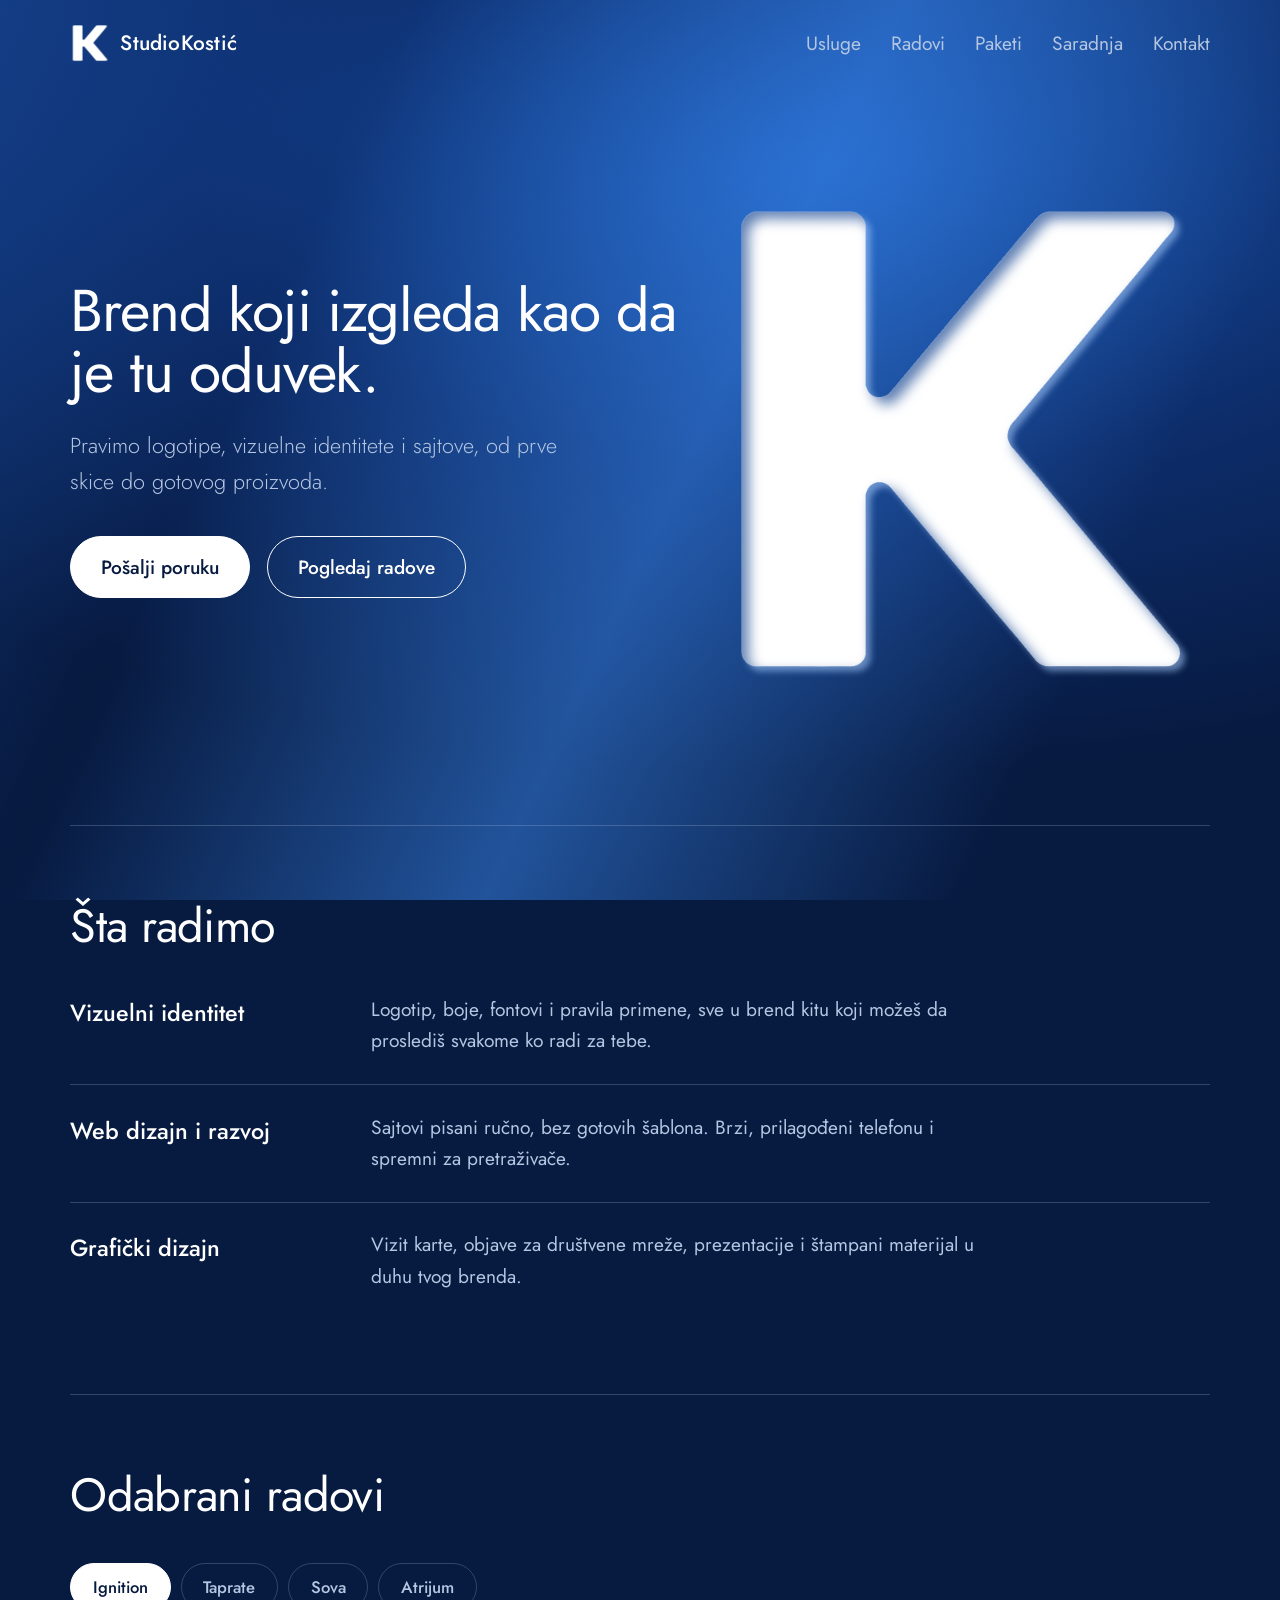
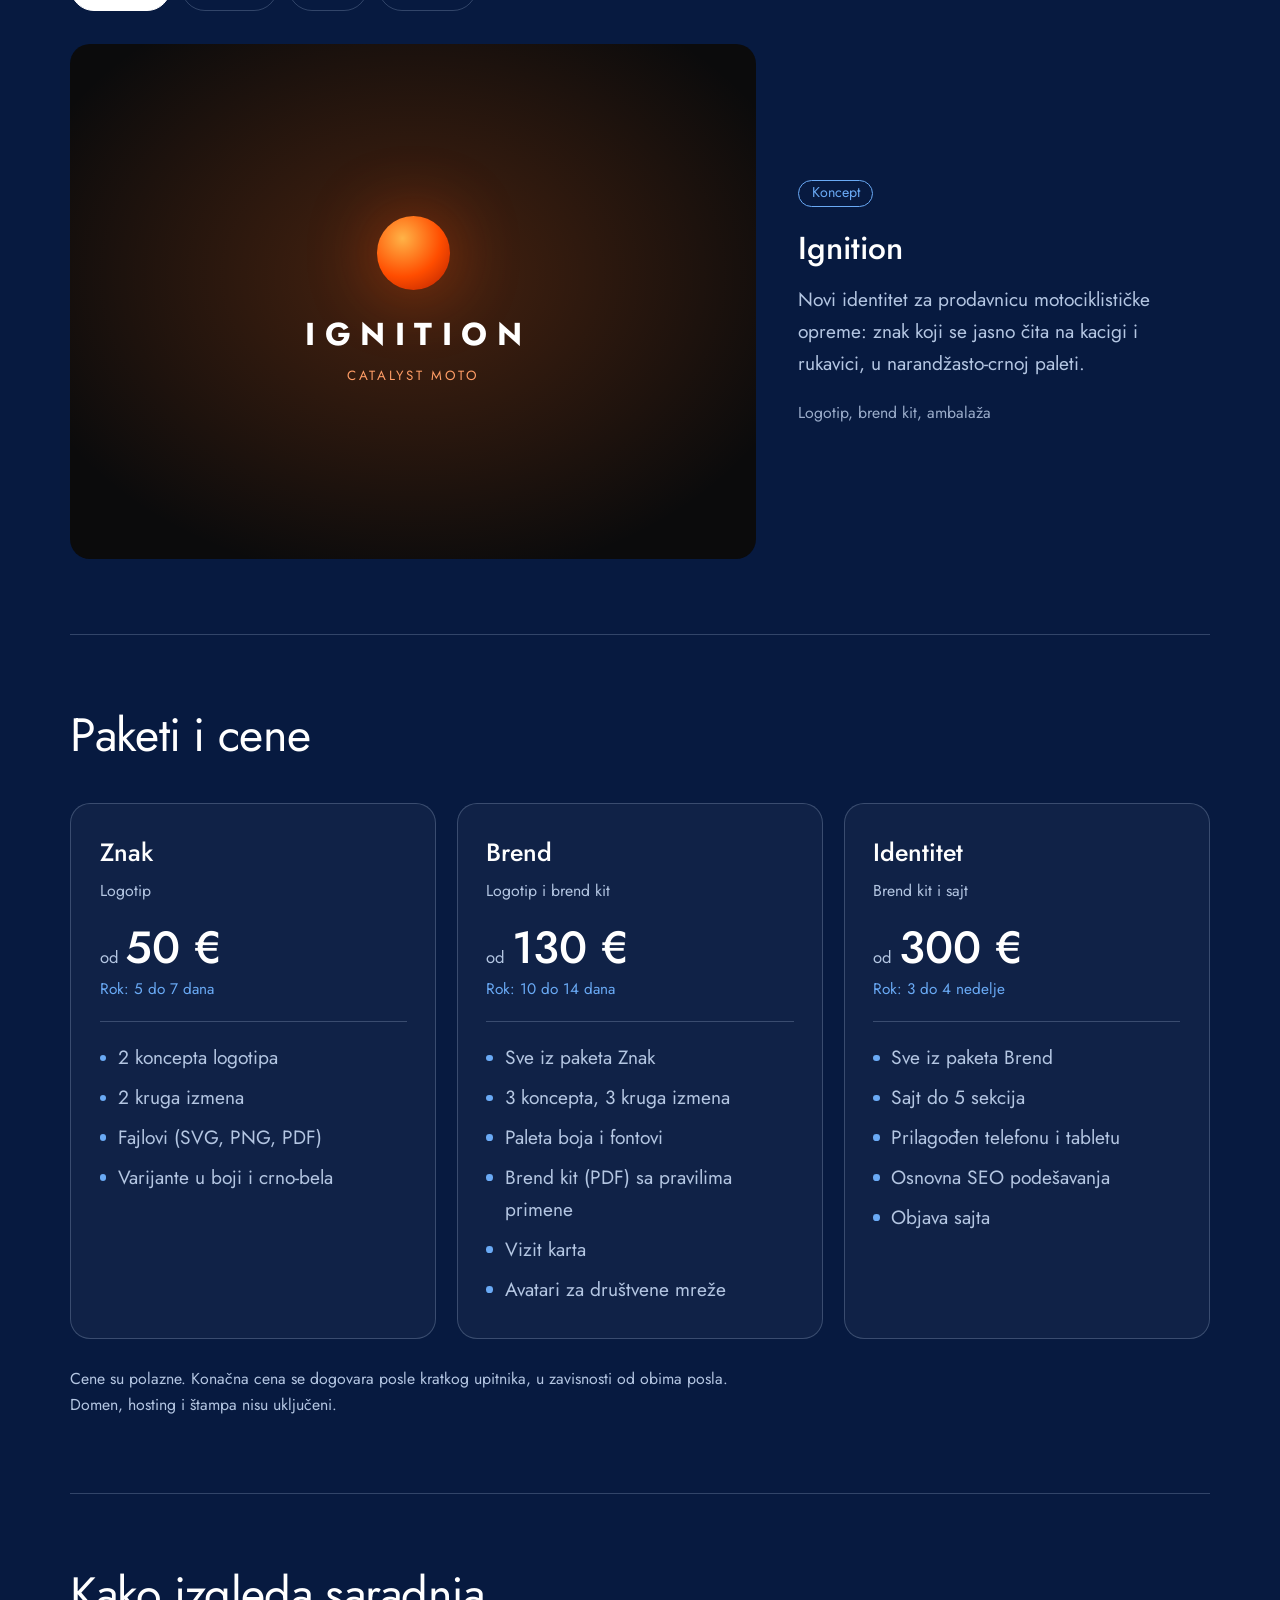
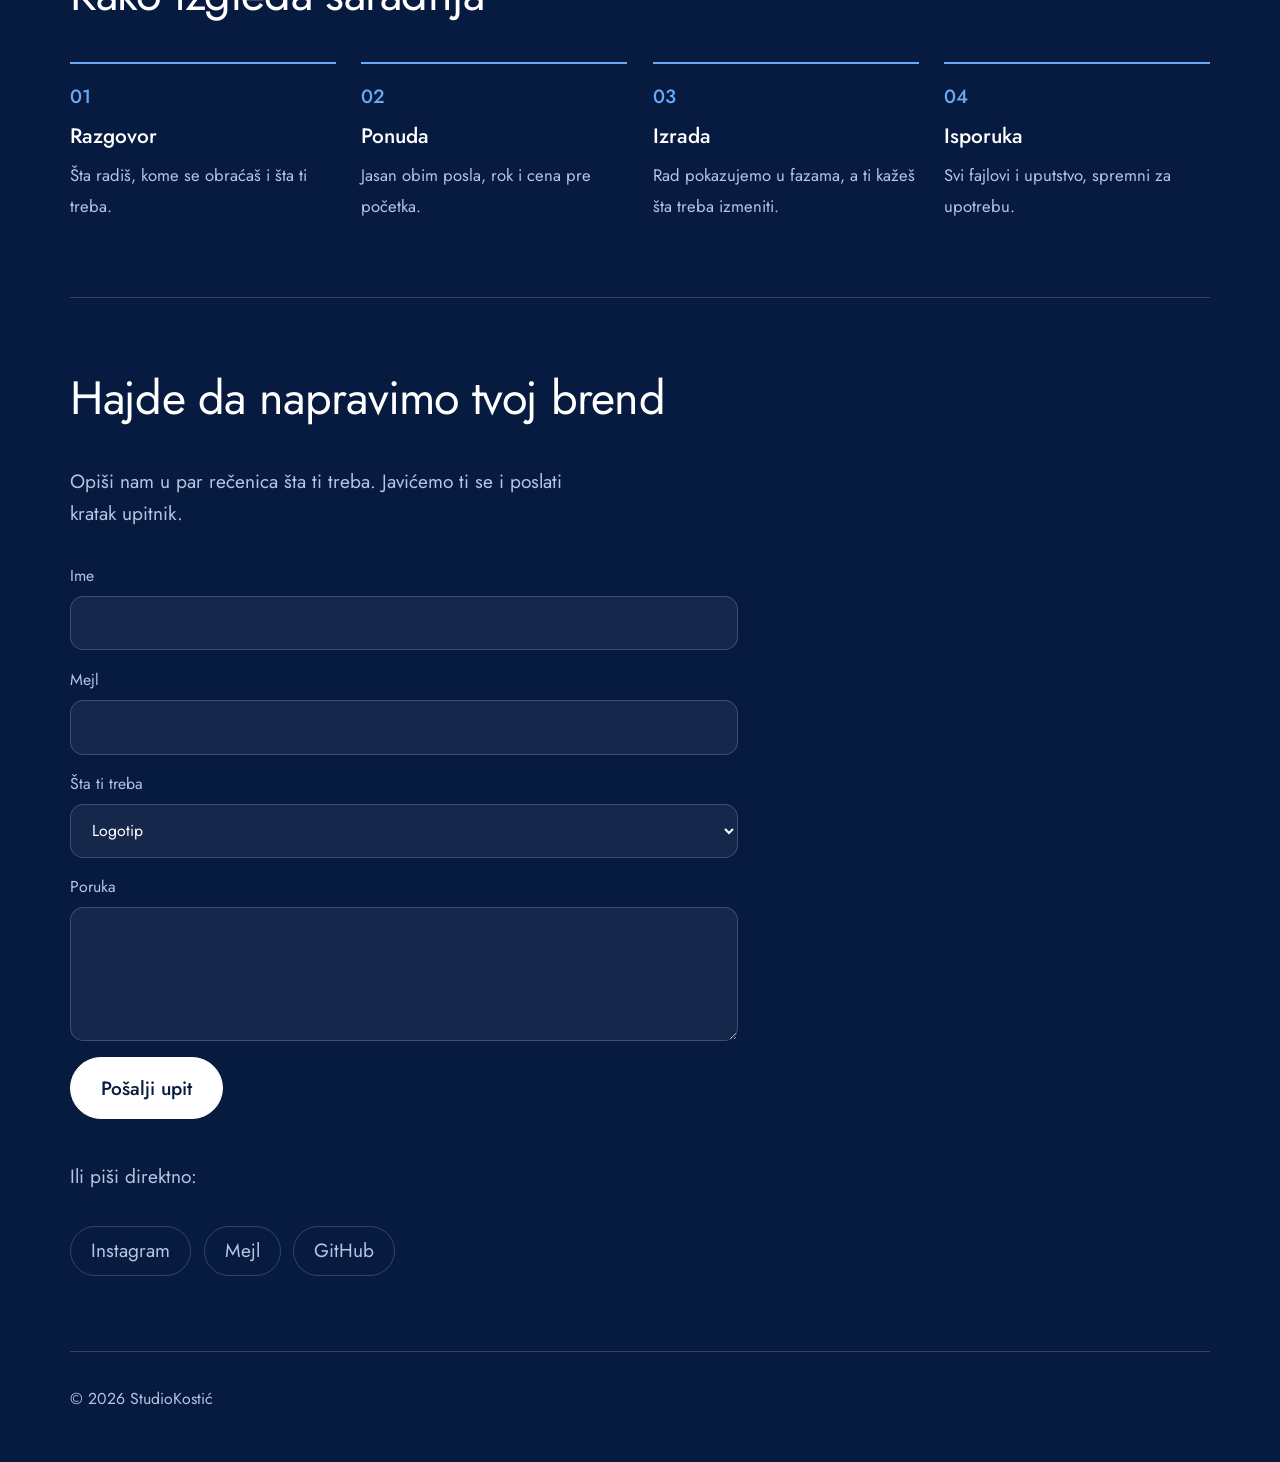
<file: index.html>
<!DOCTYPE html>
<html lang="sr">
<head>
<meta name="google-site-verification" content="dBXh-JCDnqiMH5RkS3zGjrCQ5sWW5DWRUYEisXl6gzQ" />
<meta charset="utf-8">
<meta name="viewport" content="width=device-width, initial-scale=1, viewport-fit=cover">
<meta name="color-scheme" content="dark">
<title>StudioKostić | Logotipi, identiteti i web sajtovi</title>
<meta name="description" content="StudioKostić pravi logotipe, vizuelne identitete i web sajtove po meri. Pogledaj radove i pošalji nam poruku.">
<!-- ZALEPI OVDE svoj <meta name="google-site-verification" ...> tag iz starog index.html, da verifikacija ostane -->
<meta name="theme-color" content="#071a40">
<meta name="robots" content="index,follow,max-image-preview:large">
<meta name="author" content="StudioKostić">
<script type="application/ld+json">{"@context":"https://schema.org","@graph":[
{"@type":"WebSite","@id":"https://andrija-kostic.github.io/StudioKostic/#website","url":"https://andrija-kostic.github.io/StudioKostic/","name":"StudioKostić","alternateName":["StudioKostic","Studio Kostić","Studio Kostic"],"inLanguage":"sr"},
{"@type":"Organization","@id":"https://andrija-kostic.github.io/StudioKostic/#org","name":"StudioKostić","alternateName":["StudioKostic","Studio Kostić","Studio Kostic"],"url":"https://andrija-kostic.github.io/StudioKostic/","logo":"https://andrija-kostic.github.io/StudioKostic/favicon-512.png","email":"studiokostic1@gmail.com","description":"Logotipi, vizuelni identiteti i web sajtovi.","sameAs":["https://instagram.com/studiokostic","https://github.com/Andrija-Kostic/StudioKostic"]}]}</script>
<!-- ZAMENI https://andrija-kostic.github.io/StudioKostic svojim pravim domenom (canonical, og:url, og:image, twitter:image) -->
<link rel="canonical" href="https://andrija-kostic.github.io/StudioKostic/">
<link rel="icon" type="image/png" href="[data-uri]">
<link rel="apple-touch-icon" href="apple-touch-icon.png">
<meta property="og:type" content="website">
<meta property="og:site_name" content="StudioKostić">
<meta property="og:locale" content="sr_RS">
<meta property="og:title" content="StudioKostić | Logotipi, identiteti i web sajtovi">
<meta property="og:description" content="Pravimo logotipe, vizuelne identitete i web sajtove, od prve skice do gotovog proizvoda.">
<meta property="og:url" content="https://andrija-kostic.github.io/StudioKostic/">
<meta property="og:image" content="https://andrija-kostic.github.io/StudioKostic/og-image.png">
<meta property="og:image:width" content="1200">
<meta property="og:image:height" content="630">
<meta property="og:image:alt" content="StudioKostić, logo i naziv na plavoj pozadini">
<meta name="twitter:card" content="summary_large_image">
<meta name="twitter:title" content="StudioKostić | Logotipi, identiteti i web sajtovi">
<meta name="twitter:description" content="Pravimo logotipe, vizuelne identitete i web sajtove, od prve skice do gotovog proizvoda.">
<meta name="twitter:image" content="https://andrija-kostic.github.io/StudioKostic/og-image.png">
<link rel="preconnect" href="https://fonts.googleapis.com">
<link rel="preconnect" href="https://fonts.gstatic.com" crossorigin>
<link href="https://fonts.googleapis.com/css2?family=Jost:wght@300;400;500;600;700&family=Fraunces:ital,wght@0,600;1,600&display=swap" rel="stylesheet">
<style>
:root{
  --ink:#071a40;--navy:#0d2d6b;--blue:#1b5fb8;--sky:#6aaaf5;--mist:#b4c6e2;--line:rgba(180,198,226,.25);--p:0;
  --f:"Jost","Futura","Century Gothic",system-ui,sans-serif;
  box-sizing:border-box;padding-top:env(safe-area-inset-top,0px);padding-bottom:env(safe-area-inset-bottom,0px)}
html{scroll-padding-top:env(safe-area-inset-top,0px);scroll-behavior:smooth;color-scheme:dark;font-size:clamp(16px,.6vw + 9px,21px);-webkit-text-size-adjust:100%}
*,*::before,*::after{box-sizing:inherit}
body{margin:0;background:var(--ink);color:#fff;font:400 1.15rem/1.65 var(--f);-webkit-font-smoothing:antialiased;overflow-x:hidden}
.bg{position:fixed;inset:0;z-index:-1;background:
 linear-gradient(115deg,transparent 30%,rgba(60,140,245,.5) 42%,transparent 54%),
 linear-gradient(115deg,transparent 30%,rgba(35,105,215,.42) 42%,transparent 54%),
 radial-gradient(130% 90% at calc(85% - var(--p)*60%) calc(var(--p)*55%),#1a56b0,var(--navy) 38%,var(--ink) 75%);
 background-size:280% 100%,280% 100%,100% 100%;
 background-position:calc(var(--p)*100%) 0,calc(100% - var(--p)*70%) 0,0 0}
.wrap{max-width:112rem;margin:0 auto;padding:0 clamp(1.25rem,5.5vw,6rem)}
a{color:inherit}
a:focus-visible,button:focus-visible{outline:2px solid var(--sky);outline-offset:4px;border-radius:6px}
header{position:relative;display:flex;align-items:center;justify-content:space-between;padding:1.4rem 0}
.brand{display:flex;align-items:center;gap:.6rem;font-weight:500;font-size:1.25rem;letter-spacing:.01em;text-decoration:none}
.mk{width:2.4rem;height:2.4rem}
nav{display:flex;gap:1.8rem;color:var(--mist)}
nav a{text-decoration:none}nav a:hover{color:#fff}
.hero{display:grid;grid-template-columns:1.1fr .9fr;gap:2rem;align-items:center;min-height:82vh;padding:2rem 0 4rem}
h1{font-weight:400;font-size:clamp(2.3rem,4.6vw,4.6rem);line-height:1.05;letter-spacing:-.02em;margin:0 0 1.5rem}
.lead{font-size:1.3rem;font-weight:300;color:var(--mist);max-width:30rem;margin:0 0 2.2rem}
.btns{display:flex;flex-wrap:wrap;gap:1rem}
.btn{display:inline-block;padding:.85rem 1.8rem;border-radius:999px;font-weight:500;text-decoration:none;border:1.5px solid #fff}
.btn.main{background:#fff;color:var(--ink)}.btn.main:hover{background:var(--sky);border-color:var(--sky)}
.btn.ghost:hover{background:rgba(255,255,255,.12)}
.deb{width:min(100%,32rem);justify-self:center;display:block}
section{padding:4.5rem 0;border-top:1px solid var(--line)}
h2{font-weight:400;font-size:clamp(1.9rem,4vw,2.8rem);line-height:1.1;letter-spacing:-.015em;margin:0 0 2.5rem}
.row{display:grid;grid-template-columns:16rem 1fr;gap:2rem;padding:1.6rem 0;border-top:1px solid var(--line)}
.row:first-of-type{border-top:0;padding-top:0}
.row h3{margin:0;font-weight:500;font-size:1.4rem}
.row p{margin:0;color:var(--mist);max-width:38rem}
.tabs{display:flex;flex-wrap:wrap;gap:.6rem;margin-bottom:2rem}
.tabs button{font:500 1rem var(--f);color:var(--mist);background:none;border:1px solid var(--line);border-radius:999px;padding:.65rem 1.3rem;cursor:pointer}
.tabs button:hover{color:#fff}
.tabs button[aria-selected=true]{background:#fff;color:var(--ink);border-color:#fff}
.proj{display:grid;grid-template-columns:1.25fr .75fr;gap:2.5rem;align-items:center;animation:in .45s ease}
.proj[hidden]{display:none}
@keyframes in{from{opacity:0;transform:translateY(8px)}to{opacity:1;transform:none}}
.shot{aspect-ratio:4/3;border-radius:1.2rem;display:grid;place-items:center;text-align:center;overflow:hidden;position:relative}
.info h3{font-weight:500;font-size:1.9rem;margin:.9rem 0 .6rem}
.info p{color:var(--mist);margin:0 0 1rem}
.tag{display:inline-block;font-size:.85rem;color:var(--sky);border:1px solid var(--sky);border-radius:999px;padding:.05rem .75rem}
.svc{font-size:.95rem;color:var(--mist);opacity:.85}
.p1{background:radial-gradient(60% 60% at 50% 45%,#ff6a1a40,transparent),#0b0b0c}
.p1 .o{width:34%;aspect-ratio:1;border-radius:50%;background:radial-gradient(circle at 35% 30%,#ffb347,#ff4d00 55%,#b21e00);box-shadow:0 0 70px #ff4d0070;margin:0 auto 1.1rem}
.p1 b{font-weight:700;font-size:clamp(1.2rem,3.2vw,1.9rem);letter-spacing:.3em;margin-right:-.3em}
.p1 small{display:block;color:#ff9d66;margin-top:.3rem;letter-spacing:.2em;font-size:.8rem}
.p2{background:linear-gradient(135deg,#e4ecf8,#c9d8ee)}
.p2 .c{width:60%;aspect-ratio:1.6;background:#0e1b2e;border-radius:1rem;transform:rotate(-6deg);padding:1.1rem 1.3rem;display:flex;flex-direction:column;justify-content:space-between;text-align:left;box-shadow:0 22px 34px #0e1b2e55}
.p2 .c b{font-weight:600;font-size:1.7rem;letter-spacing:-.02em}.p2 .st{color:#f5b301;letter-spacing:.2em;font-size:1.2rem}
.p2 .w{width:1.6rem;height:1.6rem;border:3px solid #fff;border-left-color:transparent;border-bottom-color:transparent;border-radius:50%;transform:rotate(45deg);align-self:flex-end}
.p3{background:radial-gradient(70% 70% at 50% 40%,#4a3a2e,#241c17)}
.bags{display:flex;gap:6%;align-items:flex-end;justify-content:center;width:100%}
.bag{width:27%;aspect-ratio:.64;border-radius:.4rem .4rem .7rem .7rem;position:relative;display:flex;flex-direction:column;align-items:center;justify-content:center;gap:.5rem;box-shadow:0 20px 30px #0008;color:#2a1d14}
.bag::before{content:"";position:absolute;top:0;left:0;right:0;height:9%;background:#0002;border-radius:.4rem .4rem 0 0}
.bag.a{background:#efe7da}.bag.b{background:#c98a5b;margin-bottom:6%}.bag.c{background:#3c5a4a;color:#f1e8d8}
.owl{display:flex;gap:.25rem}.owl i{width:1.1rem;height:1.1rem;border-radius:50%;border:2px solid currentColor;position:relative}
.owl i::after{content:"";position:absolute;inset:3px;background:currentColor;border-radius:50%}
.bag b{font:italic 600 1.5rem/1 Fraunces,Georgia,serif}.bag small{font-size:.6rem;letter-spacing:.18em;opacity:.75}
.p4{background:linear-gradient(135deg,#d8d2c8,#bdb6a9)}
.cards{position:relative;width:70%;aspect-ratio:1.3}
.card{position:absolute;aspect-ratio:1.65;border-radius:.3rem;box-shadow:0 18px 28px #0004;display:flex;flex-direction:column;justify-content:center;align-items:center}
.card.w{width:66%;left:0;top:6%;background:#f7f4ee;color:#1c1c1a;transform:rotate(-4deg)}
.card.d{width:66%;right:0;bottom:4%;background:#1f1f1c;color:#e9e3d6;transform:rotate(3deg)}
.card b{font-weight:500;letter-spacing:.32em;margin-right:-.32em;font-size:clamp(.8rem,2.2vw,1.2rem)}
.card small{font-size:.55rem;letter-spacing:.2em;opacity:.7;margin-top:.4rem}
.card em{font:italic 600 2.2rem/1 Fraunces,Georgia,serif;font-style:italic}
.pk{display:grid;grid-template-columns:repeat(auto-fit,minmax(16rem,1fr));gap:1.25rem}
.pkg{border:1px solid var(--line);border-radius:1.2rem;padding:1.7rem;background:rgba(255,255,255,.04)}
.pkg h3{font-weight:500;font-size:1.5rem;margin:0}
.pkg .sub{color:var(--mist);font-size:.95rem}
.pkg .pr{font-size:2.7rem;font-weight:500;line-height:1;margin:1.2rem 0 .4rem}
.pkg .pr small{font-size:1rem;color:var(--mist);margin-right:.4rem;font-weight:400}
.pkg .rok{color:var(--sky);font-size:.92rem;margin-bottom:1.1rem}
.pkg ul{list-style:none;margin:0;padding:1rem 0 0;border-top:1px solid var(--line)}
.pkg li{position:relative;padding:.25rem 0 .25rem 1.1rem;color:var(--mist)}
.pkg li::before{content:"";position:absolute;left:0;top:.85em;width:.4rem;height:.4rem;border-radius:50%;background:var(--sky)}
.note{color:var(--mist);margin:1.6rem 0 0;font-size:.95rem;max-width:40rem}
.form{display:grid;gap:1rem;max-width:40rem;margin-top:2rem}
.form label{display:grid;gap:.4rem;color:var(--mist);font-size:.95rem}
.form input,.form select,.form textarea{font:inherit;color:#fff;background:rgba(255,255,255,.06);border:1px solid var(--line);border-radius:.8rem;padding:.8rem 1rem;width:100%}
.form select option{color:#000}
.form textarea{min-height:8rem;resize:vertical}
.form button.btn{cursor:pointer;font:inherit;font-weight:500;justify-self:start}
.hp{position:absolute;left:-9999px;width:1px;height:1px;overflow:hidden}
#st{color:var(--mist);min-height:1.5rem;margin:0}
.or{margin:2.5rem 0 0;color:var(--mist)}
.or+.links{margin-top:.8rem}
ol{list-style:none;margin:0;padding:0;display:grid;grid-template-columns:repeat(4,1fr);gap:1.5rem;counter-reset:s}
ol li{counter-increment:s;border-top:2px solid var(--sky);padding-top:1rem}
ol li::before{content:"0" counter(s);display:block;font-weight:500;color:var(--sky);margin-bottom:.4rem}
ol b{display:block;font-weight:500;font-size:1.25rem;margin-bottom:.3rem}ol span{color:var(--mist);font-size:1rem}
.contact p{color:var(--mist);max-width:32rem;margin:0 0 2rem}
.links{display:flex;flex-wrap:wrap;gap:.75rem;margin-top:2.5rem}
.links a{padding:.5rem 1.2rem;border:1px solid var(--line);border-radius:999px;text-decoration:none;color:var(--mist)}
.links a:hover{color:#fff;border-color:var(--sky)}
footer{padding:2rem 0 3rem;color:var(--mist);font-size:.95rem;border-top:1px solid var(--line)}
.nav-toggle{display:none;width:2.75rem;height:2.75rem;background:none;border:1px solid var(--line);border-radius:.75rem;cursor:pointer;flex-direction:column;align-items:center;justify-content:center;gap:.3rem;padding:0}
.nav-toggle span{width:1.25rem;height:2px;background:#fff;transition:transform .2s}
header.open .nav-toggle span:first-child{transform:translateY(.19rem) rotate(45deg)}
header.open .nav-toggle span:last-child{transform:translateY(-.19rem) rotate(-45deg)}
@media(max-width:64rem){
 .hero{grid-template-columns:1fr;min-height:0;padding:1rem 0 3rem;gap:1rem}
 .deb{order:-1;width:min(34%,12rem);justify-self:start}
 h1{font-size:clamp(2.4rem,7vw,3.8rem)}
 .proj{grid-template-columns:1fr;gap:1.5rem}
 .row{grid-template-columns:11rem 1fr}
 ol{grid-template-columns:1fr 1fr}
}
@media(max-width:48rem){
 section{padding:3rem 0}
 .row{grid-template-columns:1fr;gap:.4rem}
 ol{grid-template-columns:1fr}
 .nav-toggle{display:flex}
 nav{display:none;position:absolute;top:100%;left:0;right:0;z-index:20;flex-direction:column;gap:0;background:#071a40;border:1px solid var(--line);border-radius:1rem;padding:.4rem 1.25rem}
 header.open nav{display:flex}
 nav a{padding:.9rem 0;font-size:1.1rem;border-bottom:1px solid var(--line)}
 nav a:last-child{border-bottom:0}
 .btns .btn{flex:1 1 100%;text-align:center}
 .tabs{gap:.5rem}
}
@media(prefers-reduced-motion:reduce){html{scroll-behavior:auto}.proj{animation:none}}
</style>
</head>
<body>
<div class="bg" aria-hidden="true"></div>
<svg width="0" height="0" style="position:absolute" aria-hidden="true">
 <defs>
  <image id="kimg" href="[data-uri]" width="620" height="640"/>
  <filter id="deb" x="-5%" y="-5%" width="110%" height="110%" color-interpolation-filters="sRGB">
   <feOffset in="SourceAlpha" dx="6" dy="6" result="o1"/><feGaussianBlur in="o1" stdDeviation="4" result="b1"/>
   <feFlood flood-color="#a9ceff" flood-opacity=".55"/><feComposite in2="b1" operator="in" result="hi"/>
   <feComponentTransfer in="SourceAlpha" result="inv"><feFuncA type="table" tableValues="1 0"/></feComponentTransfer>
   <feOffset in="inv" dx="9" dy="9" result="o3"/><feGaussianBlur in="o3" stdDeviation="8" result="b3"/>
   <feComposite in="b3" in2="SourceAlpha" operator="in" result="in1"/>
   <feFlood flood-color="#1c4a94" flood-opacity=".7"/><feComposite in2="in1" operator="in" result="inner"/>
   <feMerge><feMergeNode in="hi"/><feMergeNode in="SourceGraphic"/><feMergeNode in="inner"/></feMerge>
  </filter>
 </defs>
</svg>
<div class="wrap">
 <header>
  <a class="brand" href="#top" aria-label="StudioKostić"><svg class="mk" viewBox="0 0 620 640" aria-hidden="true"><use href="#kimg"/></svg>StudioKostić</a>
  <nav id="nav"><a href="#usluge">Usluge</a><a href="#radovi">Radovi</a><a href="#paketi">Paketi</a><a href="#proces">Saradnja</a><a href="#kontakt">Kontakt</a></nav>
  <button class="nav-toggle" aria-label="Meni" aria-expanded="false" aria-controls="nav"><span></span><span></span></button>
 </header>
 <main id="top">
  <div class="hero">
   <div>
    <h1>Brend koji izgleda kao da je tu oduvek.</h1>
    <p class="lead">Pravimo logotipe, vizuelne identitete i sajtove, od prve skice do gotovog proizvoda.</p>
    <div class="btns"><a class="btn main" href="#kontakt">Pošalji poruku</a><a class="btn ghost" href="#radovi">Pogledaj radove</a></div>
   </div>
   <svg class="deb" viewBox="0 0 620 640" role="img" aria-label="Logotip StudioKostić"><use href="#kimg" filter="url(#deb)"/></svg>
  </div>

  <section id="usluge">
   <h2>Šta radimo</h2>
   <div class="row"><h3>Vizuelni identitet</h3><p>Logotip, boje, fontovi i pravila primene, sve u brend kitu koji možeš da proslediš svakome ko radi za tebe.</p></div>
   <div class="row"><h3>Web dizajn i razvoj</h3><p>Sajtovi pisani ručno, bez gotovih šablona. Brzi, prilagođeni telefonu i spremni za pretraživače.</p></div>
   <div class="row"><h3>Grafički dizajn</h3><p>Vizit karte, objave za društvene mreže, prezentacije i štampani materijal u duhu tvog brenda.</p></div>
  </section>

  <section id="radovi">
   <h2>Odabrani radovi</h2>
   <div class="tabs" role="tablist" aria-label="Radovi">
    <button role="tab" aria-selected="true">Ignition</button><button role="tab" aria-selected="false">Taprate</button><button role="tab" aria-selected="false">Sova</button><button role="tab" aria-selected="false">Atrijum</button>
   </div>
   <article class="proj">
    <div class="shot p1" role="img" aria-label="Ignition, identitet za prodavnicu motociklističke opreme"><div><div class="o"></div><b>IGNITION</b><small>CATALYST MOTO</small></div></div>
    <div class="info"><span class="tag">Koncept</span><h3>Ignition</h3><p>Novi identitet za prodavnicu motociklističke opreme: znak koji se jasno čita na kacigi i rukavici, u narandžasto-crnoj paleti.</p><span class="svc">Logotip, brend kit, ambalaža</span></div>
   </article>
   <article class="proj" hidden>
    <div class="shot p2" role="img" aria-label="Taprate, NFC kartica za Google recenzije"><div class="c"><span class="st">★★★★★</span><b>taprate</b><span class="w"></span></div></div>
    <div class="info"><span class="tag">Sopstveni projekat</span><h3>Taprate</h3><p>Kartica sa NFC čipom i QR kodom: gost je prisloni uz telefon i odmah ostavi recenziju na Googlu.</p><span class="svc">Naziv, logotip, dizajn kartice</span></div>
   </article>
   <article class="proj" hidden>
    <div class="shot p3" role="img" aria-label="Sova, pakovanje za pržionicu kafe"><div class="bags">
     <div class="bag a"><span class="owl"><i></i><i></i></span><b>Sova</b><small>ESPRESSO</small></div>
     <div class="bag b"><span class="owl"><i></i><i></i></span><b>Sova</b><small>FILTER</small></div>
     <div class="bag c"><span class="owl"><i></i><i></i></span><b>Sova</b><small>DECAF</small></div></div></div>
    <div class="info"><span class="tag">Koncept</span><h3>Sova</h3><p>Identitet i pakovanje za malu pržionicu kafe: jednostavan znak sove i posebna boja za svaku vrstu zrna.</p><span class="svc">Logotip, pakovanje, društvene mreže</span></div>
   </article>
   <article class="proj" hidden>
    <div class="shot p4" role="img" aria-label="Atrijum, vizit karte arhitektonskog studija"><div class="cards">
     <div class="card w"><b>ATRIJUM</b><small>ARHITEKTURA I ENTERIJER</small></div>
     <div class="card d"><em>A</em></div></div></div>
    <div class="info"><span class="tag">Koncept</span><h3>Atrijum</h3><p>Identitet za arhitektonski studio: mirna paleta kamena i tamnog drveta, razmaknuta slova i monogram koji stoji i na planu i na vratima.</p><span class="svc">Logotip, vizit karte, web sajt</span></div>
   </article>
  </section>

  <section id="paketi">
   <h2>Paketi i cene</h2>
   <div class="pk">
    <div class="pkg"><h3>Znak</h3><span class="sub">Logotip</span><div class="pr"><small>od</small>50 €</div><div class="rok">Rok: 5 do 7 dana</div>
     <ul><li>2 koncepta logotipa</li><li>2 kruga izmena</li><li>Fajlovi (SVG, PNG, PDF)</li><li>Varijante u boji i crno-bela</li></ul></div>
    <div class="pkg"><h3>Brend</h3><span class="sub">Logotip i brend kit</span><div class="pr"><small>od</small>130 €</div><div class="rok">Rok: 10 do 14 dana</div>
     <ul><li>Sve iz paketa Znak</li><li>3 koncepta, 3 kruga izmena</li><li>Paleta boja i fontovi</li><li>Brend kit (PDF) sa pravilima primene</li><li>Vizit karta</li><li>Avatari za društvene mreže</li></ul></div>
    <div class="pkg"><h3>Identitet</h3><span class="sub">Brend kit i sajt</span><div class="pr"><small>od</small>300 €</div><div class="rok">Rok: 3 do 4 nedelje</div>
     <ul><li>Sve iz paketa Brend</li><li>Sajt do 5 sekcija</li><li>Prilagođen telefonu i tabletu</li><li>Osnovna SEO podešavanja</li><li>Objava sajta</li></ul></div>
   </div>
   <p class="note">Cene su polazne. Konačna cena se dogovara posle kratkog upitnika, u zavisnosti od obima posla. Domen, hosting i štampa nisu uključeni.</p>
  </section>

  <section id="proces">
   <h2>Kako izgleda saradnja</h2>
   <ol>
    <li><b>Razgovor</b><span>Šta radiš, kome se obraćaš i šta ti treba.</span></li>
    <li><b>Ponuda</b><span>Jasan obim posla, rok i cena pre početka.</span></li>
    <li><b>Izrada</b><span>Rad pokazujemo u fazama, a ti kažeš šta treba izmeniti.</span></li>
    <li><b>Isporuka</b><span>Svi fajlovi i uputstvo, spremni za upotrebu.</span></li>
   </ol>
  </section>

  <section id="kontakt" class="contact">
   <h2>Hajde da napravimo tvoj brend</h2>
   <p>Opiši nam u par rečenica šta ti treba. Javićemo ti se i poslati kratak upitnik.</p>
   <form class="form" id="upit" action="https://formspree.io/f/mppdwbad" method="POST">
    <label>Ime<input type="text" name="ime" required autocomplete="name"></label>
    <label>Mejl<input type="email" name="email" required autocomplete="email"></label>
    <label>Šta ti treba
     <select name="usluga"><option>Logotip</option><option>Logotip i brend kit</option><option>Brend kit i sajt</option><option>Nešto drugo</option></select></label>
    <label>Poruka<textarea name="poruka" required></textarea></label>
    <div class="hp" aria-hidden="true"><label>Ne popunjavaj<input type="text" name="_gotcha" tabindex="-1" autocomplete="off"></label></div>
    <input type="hidden" name="_subject" value="Novi upit sa sajta StudioKostić">
    <button class="btn main" type="submit">Pošalji upit</button>
    <p id="st" role="status"></p>
   </form>
   <p class="or">Ili piši direktno:</p>
   <div class="links"><a href="https://instagram.com/studiokostic">Instagram</a><a href="mailto:studiokostic1@gmail.com">Mejl</a><a href="https://github.com/Andrija-Kostic/StudioKostic">GitHub</a></div>
  </section>
 </main>
 <footer>© 2026 StudioKostić</footer>
</div>
<script>
(function(){
  if(window.matchMedia('(prefers-reduced-motion:reduce)').matches)return;
  var r=document.documentElement,t=0,c=0,run=false;
  function target(){var m=r.scrollHeight-innerHeight;t=m>0?Math.min(1,Math.max(0,scrollY/m)):0}
  function tick(){c+=(t-c)*.08;r.style.setProperty('--p',c.toFixed(4));if(Math.abs(t-c)>.0005){requestAnimationFrame(tick)}else{run=false}}
  addEventListener('scroll',function(){target();if(!run){run=true;requestAnimationFrame(tick)}},{passive:true});
  addEventListener('resize',target);
})();
var hd=document.querySelector('header'),bt=document.querySelector('.nav-toggle');
bt.addEventListener('click',function(){var o=hd.classList.toggle('open');bt.setAttribute('aria-expanded',o)});
[].slice.call(document.querySelectorAll('nav a')).forEach(function(a){a.addEventListener('click',function(){hd.classList.remove('open');bt.setAttribute('aria-expanded','false')})});
var fm=document.getElementById('upit');
if(fm){fm.addEventListener('submit',function(e){e.preventDefault();var st=document.getElementById('st');
 if(fm.action.indexOf('ZAMENI')>-1){st.textContent='Forma još nije aktivna. Piši nam na mejl ili Instagram.';return}
 st.textContent='Šaljem...';
 fetch(fm.action,{method:'POST',body:new FormData(fm),headers:{'Accept':'application/json'}}).then(function(r){if(r.ok){fm.reset();st.textContent='Hvala! Javljamo ti se uskoro.'}else{st.textContent='Slanje nije uspelo. Pokušaj ponovo ili nam piši na mejl.'}}).catch(function(){st.textContent='Slanje nije uspelo. Pokušaj ponovo ili nam piši na mejl.'})})}
var t=[].slice.call(document.querySelectorAll('[role=tab]')),p=[].slice.call(document.querySelectorAll('.proj'));
t.forEach(function(b,i){b.addEventListener('click',function(){t.forEach(function(x,j){x.setAttribute('aria-selected',i===j);p[j].hidden=i!==j})})});
</script>
</body>
</html>
</file>
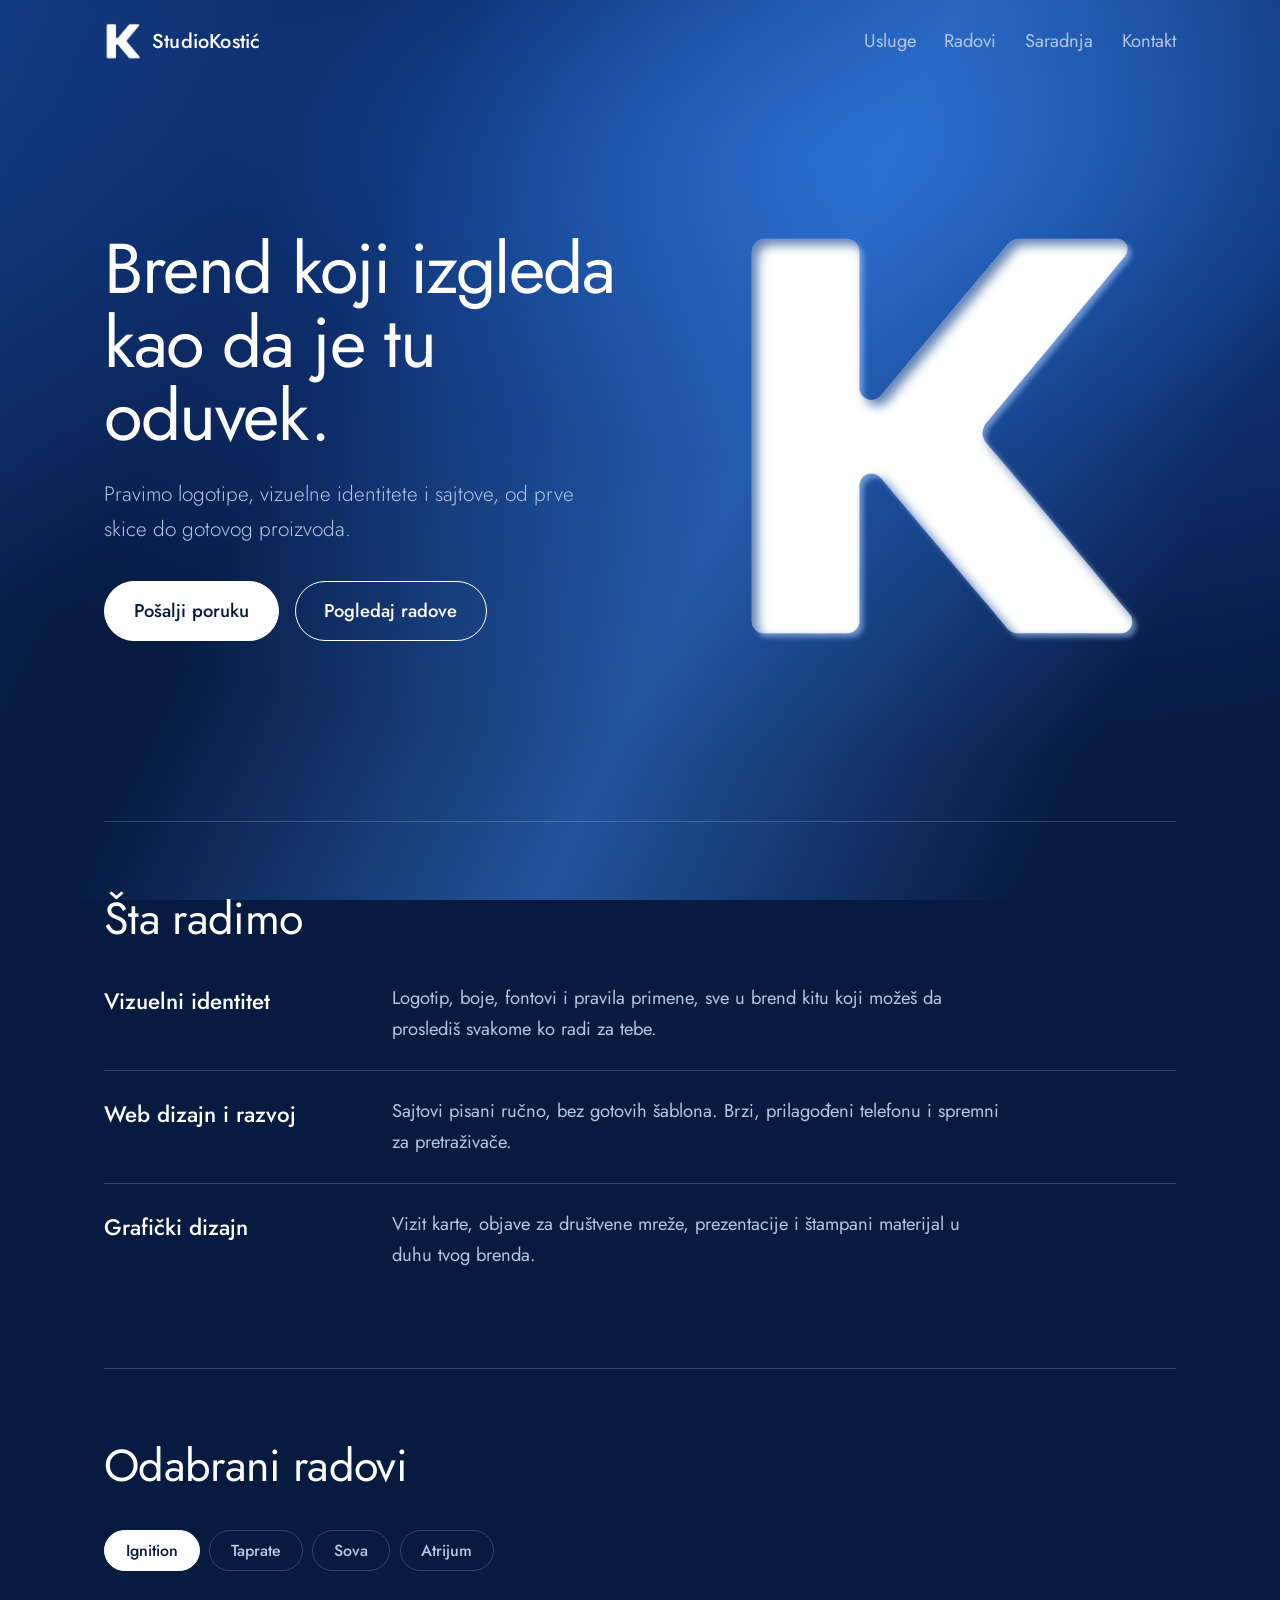
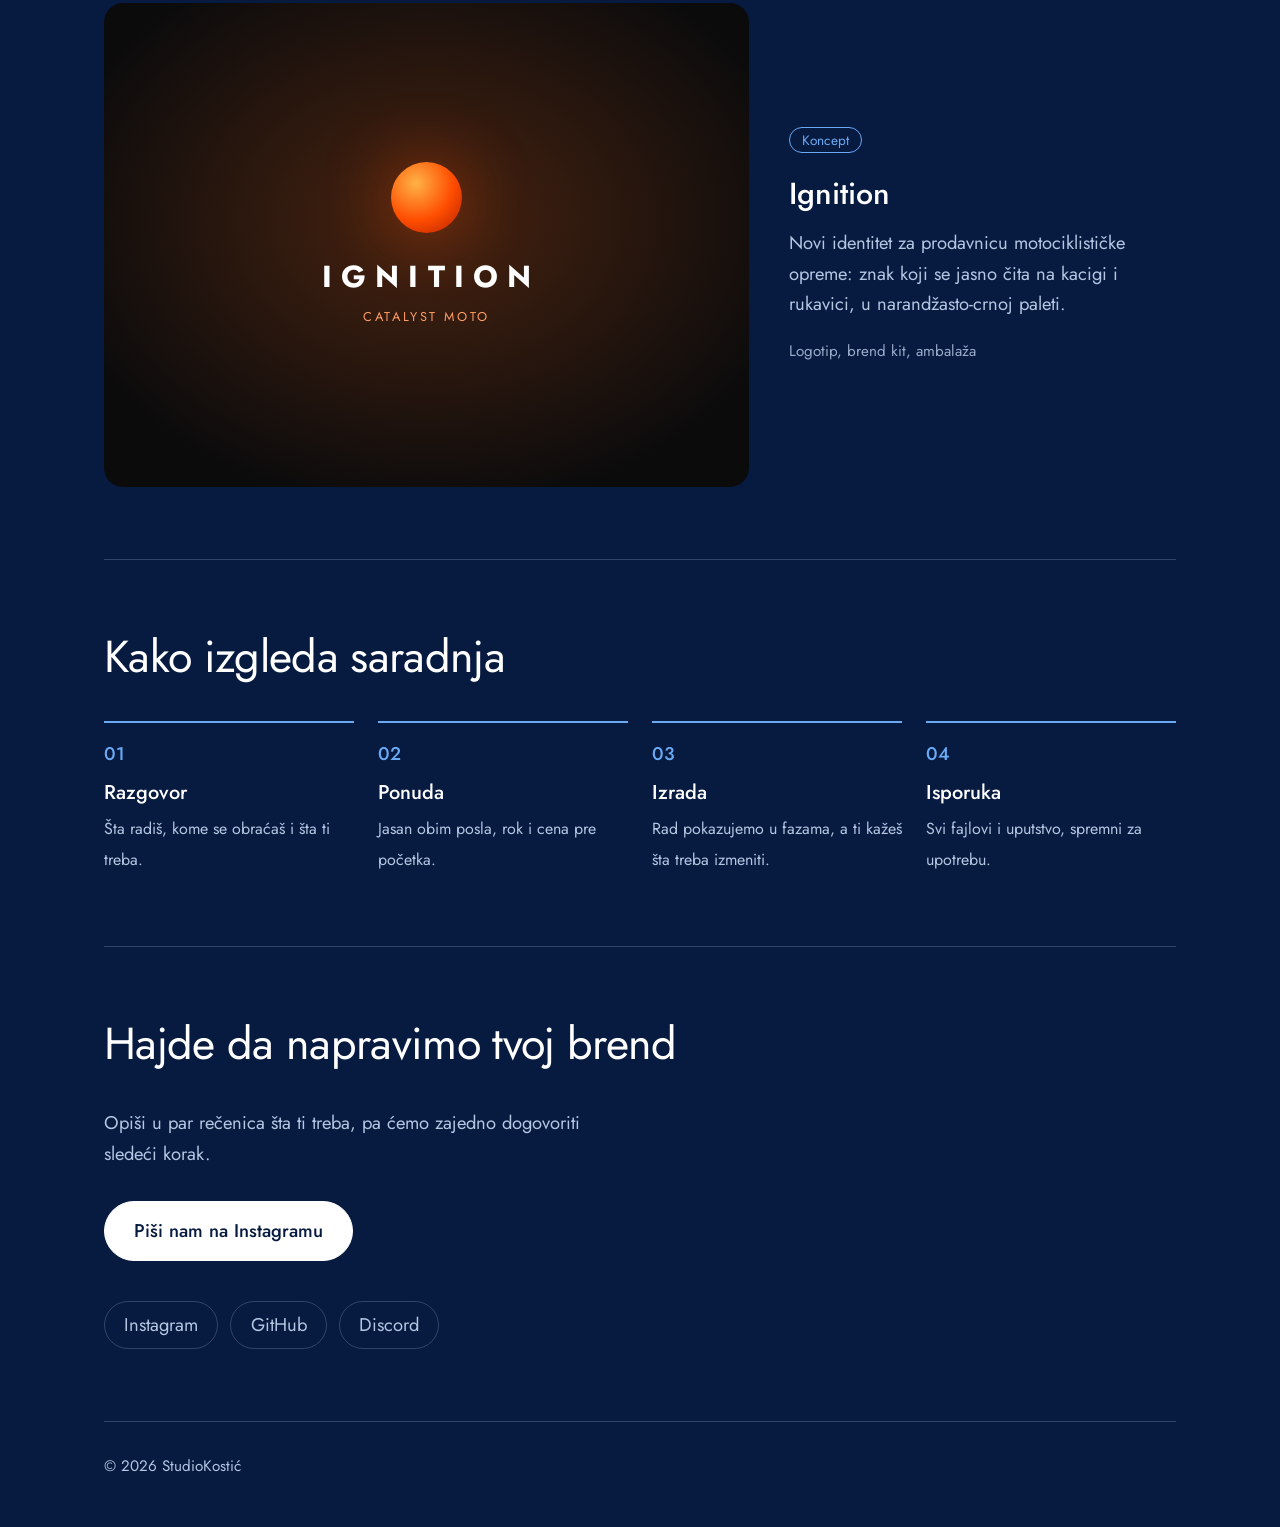
<file: StudioKostić.html>
<!DOCTYPE html>
<html lang="sr">
<head>
<meta charset="utf-8">
<meta name="viewport" content="width=device-width, initial-scale=1, viewport-fit=cover">
<meta name="color-scheme" content="dark">
<title>StudioKostić | Logotipi, identiteti i web sajtovi</title>
<meta name="description" content="StudioKostić pravi logotipe, vizuelne identitete i web sajtove po meri. Pogledaj radove i pošalji nam poruku.">
<meta name="theme-color" content="#071a40">
<!-- ZAMENI https://studiokostic.com svojim pravim domenom (canonical, og:url, og:image, twitter:image) -->
<link rel="canonical" href="https://studiokostic.com/">
<link rel="icon" type="image/png" href="[data-uri]">
<link rel="apple-touch-icon" href="/apple-touch-icon.png">
<meta property="og:type" content="website">
<meta property="og:site_name" content="StudioKostić">
<meta property="og:locale" content="sr_RS">
<meta property="og:title" content="StudioKostić | Logotipi, identiteti i web sajtovi">
<meta property="og:description" content="Pravimo logotipe, vizuelne identitete i web sajtove, od prve skice do gotovog proizvoda.">
<meta property="og:url" content="https://studiokostic.com/">
<meta property="og:image" content="https://studiokostic.com/og-image.png">
<meta property="og:image:width" content="1200">
<meta property="og:image:height" content="630">
<meta property="og:image:alt" content="StudioKostić, logo i naziv na plavoj pozadini">
<meta name="twitter:card" content="summary_large_image">
<meta name="twitter:title" content="StudioKostić | Logotipi, identiteti i web sajtovi">
<meta name="twitter:description" content="Pravimo logotipe, vizuelne identitete i web sajtove, od prve skice do gotovog proizvoda.">
<meta name="twitter:image" content="https://studiokostic.com/og-image.png">
<link rel="preconnect" href="https://fonts.googleapis.com">
<link rel="preconnect" href="https://fonts.gstatic.com" crossorigin>
<link href="https://fonts.googleapis.com/css2?family=Jost:wght@300;400;500;600;700&family=Fraunces:ital,wght@0,600;1,600&display=swap" rel="stylesheet">
<style>
:root{
  --ink:#071a40;--navy:#0d2d6b;--blue:#1b5fb8;--sky:#6aaaf5;--mist:#b4c6e2;--line:rgba(180,198,226,.25);--p:0;
  --f:"Jost","Futura","Century Gothic",system-ui,sans-serif;
  box-sizing:border-box;padding-top:env(safe-area-inset-top,0px);padding-bottom:env(safe-area-inset-bottom,0px)}
html{scroll-padding-top:env(safe-area-inset-top,0px);scroll-behavior:smooth;color-scheme:dark}
*,*::before,*::after{box-sizing:inherit}
body{margin:0;background:var(--ink);color:#fff;font:400 1.15rem/1.65 var(--f);-webkit-font-smoothing:antialiased;overflow-x:hidden}
.bg{position:fixed;inset:0;z-index:-1;background:
 linear-gradient(115deg,transparent 30%,rgba(60,140,245,.5) 42%,transparent 54%),
 linear-gradient(115deg,transparent 30%,rgba(35,105,215,.42) 42%,transparent 54%),
 radial-gradient(130% 90% at calc(85% - var(--p)*60%) calc(var(--p)*55%),#1a56b0,var(--navy) 38%,var(--ink) 75%);
 background-size:280% 100%,280% 100%,100% 100%;
 background-position:calc(var(--p)*100%) 0,calc(100% - var(--p)*70%) 0,0 0}
.wrap{max-width:70rem;margin:0 auto;padding:0 1.5rem}
a{color:inherit}
a:focus-visible,button:focus-visible{outline:2px solid var(--sky);outline-offset:4px;border-radius:6px}
header{display:flex;align-items:center;justify-content:space-between;padding:1.4rem 0}
.brand{display:flex;align-items:center;gap:.6rem;font-weight:500;font-size:1.25rem;letter-spacing:.01em;text-decoration:none}
.mk{width:2.4rem;height:2.4rem}
nav{display:flex;gap:1.8rem;color:var(--mist)}
nav a{text-decoration:none}nav a:hover{color:#fff}
.hero{display:grid;grid-template-columns:1.1fr .9fr;gap:2rem;align-items:center;min-height:82vh;padding:2rem 0 4rem}
h1{font-weight:400;font-size:clamp(2.4rem,5.6vw,4.4rem);line-height:1.05;letter-spacing:-.02em;margin:0 0 1.5rem}
.lead{font-size:1.3rem;font-weight:300;color:var(--mist);max-width:30rem;margin:0 0 2.2rem}
.btns{display:flex;flex-wrap:wrap;gap:1rem}
.btn{display:inline-block;padding:.85rem 1.8rem;border-radius:999px;font-weight:500;text-decoration:none;border:1.5px solid #fff}
.btn.main{background:#fff;color:var(--ink)}.btn.main:hover{background:var(--sky);border-color:var(--sky)}
.btn.ghost:hover{background:rgba(255,255,255,.12)}
.deb{width:min(100%,27rem);justify-self:center;display:block}
section{padding:4.5rem 0;border-top:1px solid var(--line)}
h2{font-weight:400;font-size:clamp(1.9rem,4vw,2.8rem);line-height:1.1;letter-spacing:-.015em;margin:0 0 2.5rem}
.row{display:grid;grid-template-columns:16rem 1fr;gap:2rem;padding:1.6rem 0;border-top:1px solid var(--line)}
.row:first-of-type{border-top:0;padding-top:0}
.row h3{margin:0;font-weight:500;font-size:1.4rem}
.row p{margin:0;color:var(--mist);max-width:38rem}
.tabs{display:flex;flex-wrap:wrap;gap:.6rem;margin-bottom:2rem}
.tabs button{font:500 1rem var(--f);color:var(--mist);background:none;border:1px solid var(--line);border-radius:999px;padding:.5rem 1.3rem;cursor:pointer}
.tabs button:hover{color:#fff}
.tabs button[aria-selected=true]{background:#fff;color:var(--ink);border-color:#fff}
.proj{display:grid;grid-template-columns:1.25fr .75fr;gap:2.5rem;align-items:center;animation:in .45s ease}
.proj[hidden]{display:none}
@keyframes in{from{opacity:0;transform:translateY(8px)}to{opacity:1;transform:none}}
.shot{aspect-ratio:4/3;border-radius:1.2rem;display:grid;place-items:center;text-align:center;overflow:hidden;position:relative}
.info h3{font-weight:500;font-size:1.9rem;margin:.9rem 0 .6rem}
.info p{color:var(--mist);margin:0 0 1rem}
.tag{display:inline-block;font-size:.85rem;color:var(--sky);border:1px solid var(--sky);border-radius:999px;padding:.05rem .75rem}
.svc{font-size:.95rem;color:var(--mist);opacity:.85}
.p1{background:radial-gradient(60% 60% at 50% 45%,#ff6a1a40,transparent),#0b0b0c}
.p1 .o{width:34%;aspect-ratio:1;border-radius:50%;background:radial-gradient(circle at 35% 30%,#ffb347,#ff4d00 55%,#b21e00);box-shadow:0 0 70px #ff4d0070;margin:0 auto 1.1rem}
.p1 b{font-weight:700;font-size:clamp(1.2rem,3.2vw,1.9rem);letter-spacing:.3em;margin-right:-.3em}
.p1 small{display:block;color:#ff9d66;margin-top:.3rem;letter-spacing:.2em;font-size:.8rem}
.p2{background:linear-gradient(135deg,#e4ecf8,#c9d8ee)}
.p2 .c{width:60%;aspect-ratio:1.6;background:#0e1b2e;border-radius:1rem;transform:rotate(-6deg);padding:1.1rem 1.3rem;display:flex;flex-direction:column;justify-content:space-between;text-align:left;box-shadow:0 22px 34px #0e1b2e55}
.p2 .c b{font-weight:600;font-size:1.7rem;letter-spacing:-.02em}.p2 .st{color:#f5b301;letter-spacing:.2em;font-size:1.2rem}
.p2 .w{width:1.6rem;height:1.6rem;border:3px solid #fff;border-left-color:transparent;border-bottom-color:transparent;border-radius:50%;transform:rotate(45deg);align-self:flex-end}
.p3{background:radial-gradient(70% 70% at 50% 40%,#4a3a2e,#241c17)}
.bags{display:flex;gap:6%;align-items:flex-end;justify-content:center;width:100%}
.bag{width:27%;aspect-ratio:.64;border-radius:.4rem .4rem .7rem .7rem;position:relative;display:flex;flex-direction:column;align-items:center;justify-content:center;gap:.5rem;box-shadow:0 20px 30px #0008;color:#2a1d14}
.bag::before{content:"";position:absolute;top:0;left:0;right:0;height:9%;background:#0002;border-radius:.4rem .4rem 0 0}
.bag.a{background:#efe7da}.bag.b{background:#c98a5b;margin-bottom:6%}.bag.c{background:#3c5a4a;color:#f1e8d8}
.owl{display:flex;gap:.25rem}.owl i{width:1.1rem;height:1.1rem;border-radius:50%;border:2px solid currentColor;position:relative}
.owl i::after{content:"";position:absolute;inset:3px;background:currentColor;border-radius:50%}
.bag b{font:italic 600 1.5rem/1 Fraunces,Georgia,serif}.bag small{font-size:.6rem;letter-spacing:.18em;opacity:.75}
.p4{background:linear-gradient(135deg,#d8d2c8,#bdb6a9)}
.cards{position:relative;width:70%;aspect-ratio:1.3}
.card{position:absolute;aspect-ratio:1.65;border-radius:.3rem;box-shadow:0 18px 28px #0004;display:flex;flex-direction:column;justify-content:center;align-items:center}
.card.w{width:66%;left:0;top:6%;background:#f7f4ee;color:#1c1c1a;transform:rotate(-4deg)}
.card.d{width:66%;right:0;bottom:4%;background:#1f1f1c;color:#e9e3d6;transform:rotate(3deg)}
.card b{font-weight:500;letter-spacing:.32em;margin-right:-.32em;font-size:clamp(.8rem,2.2vw,1.2rem)}
.card small{font-size:.55rem;letter-spacing:.2em;opacity:.7;margin-top:.4rem}
.card em{font:italic 600 2.2rem/1 Fraunces,Georgia,serif;font-style:italic}
ol{list-style:none;margin:0;padding:0;display:grid;grid-template-columns:repeat(4,1fr);gap:1.5rem;counter-reset:s}
ol li{counter-increment:s;border-top:2px solid var(--sky);padding-top:1rem}
ol li::before{content:"0" counter(s);display:block;font-weight:500;color:var(--sky);margin-bottom:.4rem}
ol b{display:block;font-weight:500;font-size:1.25rem;margin-bottom:.3rem}ol span{color:var(--mist);font-size:1rem}
.contact p{color:var(--mist);max-width:32rem;margin:0 0 2rem}
.links{display:flex;flex-wrap:wrap;gap:.75rem;margin-top:2.5rem}
.links a{padding:.5rem 1.2rem;border:1px solid var(--line);border-radius:999px;text-decoration:none;color:var(--mist)}
.links a:hover{color:#fff;border-color:var(--sky)}
footer{padding:2rem 0 3rem;color:var(--mist);font-size:.95rem;border-top:1px solid var(--line)}
@media(max-width:48rem){.hero,.proj{grid-template-columns:1fr}.hero{min-height:0}.deb{order:-1;width:55%}
 .row{grid-template-columns:1fr;gap:.4rem}ol{grid-template-columns:1fr 1fr}nav{display:none}}
@media(prefers-reduced-motion:reduce){html{scroll-behavior:auto}.proj{animation:none}}
</style>
</head>
<body>
<div class="bg" aria-hidden="true"></div>
<svg width="0" height="0" style="position:absolute" aria-hidden="true">
 <defs>
  <image id="kimg" href="[data-uri]" width="620" height="640"/>
  <filter id="deb" x="-5%" y="-5%" width="110%" height="110%" color-interpolation-filters="sRGB">
   <feOffset in="SourceAlpha" dx="6" dy="6" result="o1"/><feGaussianBlur in="o1" stdDeviation="4" result="b1"/>
   <feFlood flood-color="#a9ceff" flood-opacity=".55"/><feComposite in2="b1" operator="in" result="hi"/>
   <feComponentTransfer in="SourceAlpha" result="inv"><feFuncA type="table" tableValues="1 0"/></feComponentTransfer>
   <feOffset in="inv" dx="9" dy="9" result="o3"/><feGaussianBlur in="o3" stdDeviation="8" result="b3"/>
   <feComposite in="b3" in2="SourceAlpha" operator="in" result="in1"/>
   <feFlood flood-color="#1c4a94" flood-opacity=".7"/><feComposite in2="in1" operator="in" result="inner"/>
   <feMerge><feMergeNode in="hi"/><feMergeNode in="SourceGraphic"/><feMergeNode in="inner"/></feMerge>
  </filter>
 </defs>
</svg>
<div class="wrap">
 <header>
  <a class="brand" href="#top" aria-label="StudioKostić"><svg class="mk" viewBox="0 0 620 640" aria-hidden="true"><use href="#kimg"/></svg>StudioKostić</a>
  <nav><a href="#usluge">Usluge</a><a href="#radovi">Radovi</a><a href="#proces">Saradnja</a><a href="#kontakt">Kontakt</a></nav>
 </header>
 <main id="top">
  <div class="hero">
   <div>
    <h1>Brend koji izgleda kao da je tu oduvek.</h1>
    <p class="lead">Pravimo logotipe, vizuelne identitete i sajtove, od prve skice do gotovog proizvoda.</p>
    <div class="btns"><a class="btn main" href="#kontakt">Pošalji poruku</a><a class="btn ghost" href="#radovi">Pogledaj radove</a></div>
   </div>
   <svg class="deb" viewBox="0 0 620 640" role="img" aria-label="Logotip StudioKostić"><use href="#kimg" filter="url(#deb)"/></svg>
  </div>

  <section id="usluge">
   <h2>Šta radimo</h2>
   <div class="row"><h3>Vizuelni identitet</h3><p>Logotip, boje, fontovi i pravila primene, sve u brend kitu koji možeš da proslediš svakome ko radi za tebe.</p></div>
   <div class="row"><h3>Web dizajn i razvoj</h3><p>Sajtovi pisani ručno, bez gotovih šablona. Brzi, prilagođeni telefonu i spremni za pretraživače.</p></div>
   <div class="row"><h3>Grafički dizajn</h3><p>Vizit karte, objave za društvene mreže, prezentacije i štampani materijal u duhu tvog brenda.</p></div>
  </section>

  <section id="radovi">
   <h2>Odabrani radovi</h2>
   <div class="tabs" role="tablist" aria-label="Radovi">
    <button role="tab" aria-selected="true">Ignition</button><button role="tab" aria-selected="false">Taprate</button><button role="tab" aria-selected="false">Sova</button><button role="tab" aria-selected="false">Atrijum</button>
   </div>
   <article class="proj">
    <div class="shot p1" role="img" aria-label="Ignition, identitet za prodavnicu motociklističke opreme"><div><div class="o"></div><b>IGNITION</b><small>CATALYST MOTO</small></div></div>
    <div class="info"><span class="tag">Koncept</span><h3>Ignition</h3><p>Novi identitet za prodavnicu motociklističke opreme: znak koji se jasno čita na kacigi i rukavici, u narandžasto-crnoj paleti.</p><span class="svc">Logotip, brend kit, ambalaža</span></div>
   </article>
   <article class="proj" hidden>
    <div class="shot p2" role="img" aria-label="Taprate, NFC kartica za Google recenzije"><div class="c"><span class="st">★★★★★</span><b>taprate</b><span class="w"></span></div></div>
    <div class="info"><span class="tag">Sopstveni projekat</span><h3>Taprate</h3><p>Kartica sa NFC čipom i QR kodom: gost je prisloni uz telefon i odmah ostavi recenziju na Googlu.</p><span class="svc">Naziv, logotip, dizajn kartice</span></div>
   </article>
   <article class="proj" hidden>
    <div class="shot p3" role="img" aria-label="Sova, pakovanje za pržionicu kafe"><div class="bags">
     <div class="bag a"><span class="owl"><i></i><i></i></span><b>Sova</b><small>ESPRESSO</small></div>
     <div class="bag b"><span class="owl"><i></i><i></i></span><b>Sova</b><small>FILTER</small></div>
     <div class="bag c"><span class="owl"><i></i><i></i></span><b>Sova</b><small>DECAF</small></div></div></div>
    <div class="info"><span class="tag">Koncept</span><h3>Sova</h3><p>Identitet i pakovanje za malu pržionicu kafe: jednostavan znak sove i posebna boja za svaku vrstu zrna.</p><span class="svc">Logotip, pakovanje, društvene mreže</span></div>
   </article>
   <article class="proj" hidden>
    <div class="shot p4" role="img" aria-label="Atrijum, vizit karte arhitektonskog studija"><div class="cards">
     <div class="card w"><b>ATRIJUM</b><small>ARHITEKTURA I ENTERIJER</small></div>
     <div class="card d"><em>A</em></div></div></div>
    <div class="info"><span class="tag">Koncept</span><h3>Atrijum</h3><p>Identitet za arhitektonski studio: mirna paleta kamena i tamnog drveta, razmaknuta slova i monogram koji stoji i na planu i na vratima.</p><span class="svc">Logotip, vizit karte, web sajt</span></div>
   </article>
  </section>

  <section id="proces">
   <h2>Kako izgleda saradnja</h2>
   <ol>
    <li><b>Razgovor</b><span>Šta radiš, kome se obraćaš i šta ti treba.</span></li>
    <li><b>Ponuda</b><span>Jasan obim posla, rok i cena pre početka.</span></li>
    <li><b>Izrada</b><span>Rad pokazujemo u fazama, a ti kažeš šta treba izmeniti.</span></li>
    <li><b>Isporuka</b><span>Svi fajlovi i uputstvo, spremni za upotrebu.</span></li>
   </ol>
  </section>

  <section id="kontakt" class="contact">
   <h2>Hajde da napravimo tvoj brend</h2>
   <p>Opiši u par rečenica šta ti treba, pa ćemo zajedno dogovoriti sledeći korak.</p>
   <a class="btn main" href="https://instagram.com/studiokostic">Piši nam na Instagramu</a>
   <div class="links"><a href="https://instagram.com/studiokostic">Instagram</a><a href="#">GitHub</a><a href="#">Discord</a></div>
  </section>
 </main>
 <footer>© 2026 StudioKostić</footer>
</div>
<script>
(function(){
  if(window.matchMedia('(prefers-reduced-motion:reduce)').matches)return;
  var r=document.documentElement,t=0,c=0,run=false;
  function target(){var m=r.scrollHeight-innerHeight;t=m>0?Math.min(1,Math.max(0,scrollY/m)):0}
  function tick(){c+=(t-c)*.08;r.style.setProperty('--p',c.toFixed(4));if(Math.abs(t-c)>.0005){requestAnimationFrame(tick)}else{run=false}}
  addEventListener('scroll',function(){target();if(!run){run=true;requestAnimationFrame(tick)}},{passive:true});
  addEventListener('resize',target);
})();
var t=[].slice.call(document.querySelectorAll('[role=tab]')),p=[].slice.call(document.querySelectorAll('.proj'));
t.forEach(function(b,i){b.addEventListener('click',function(){t.forEach(function(x,j){x.setAttribute('aria-selected',i===j);p[j].hidden=i!==j})})});
</script>
</body>
</html>
</file>
